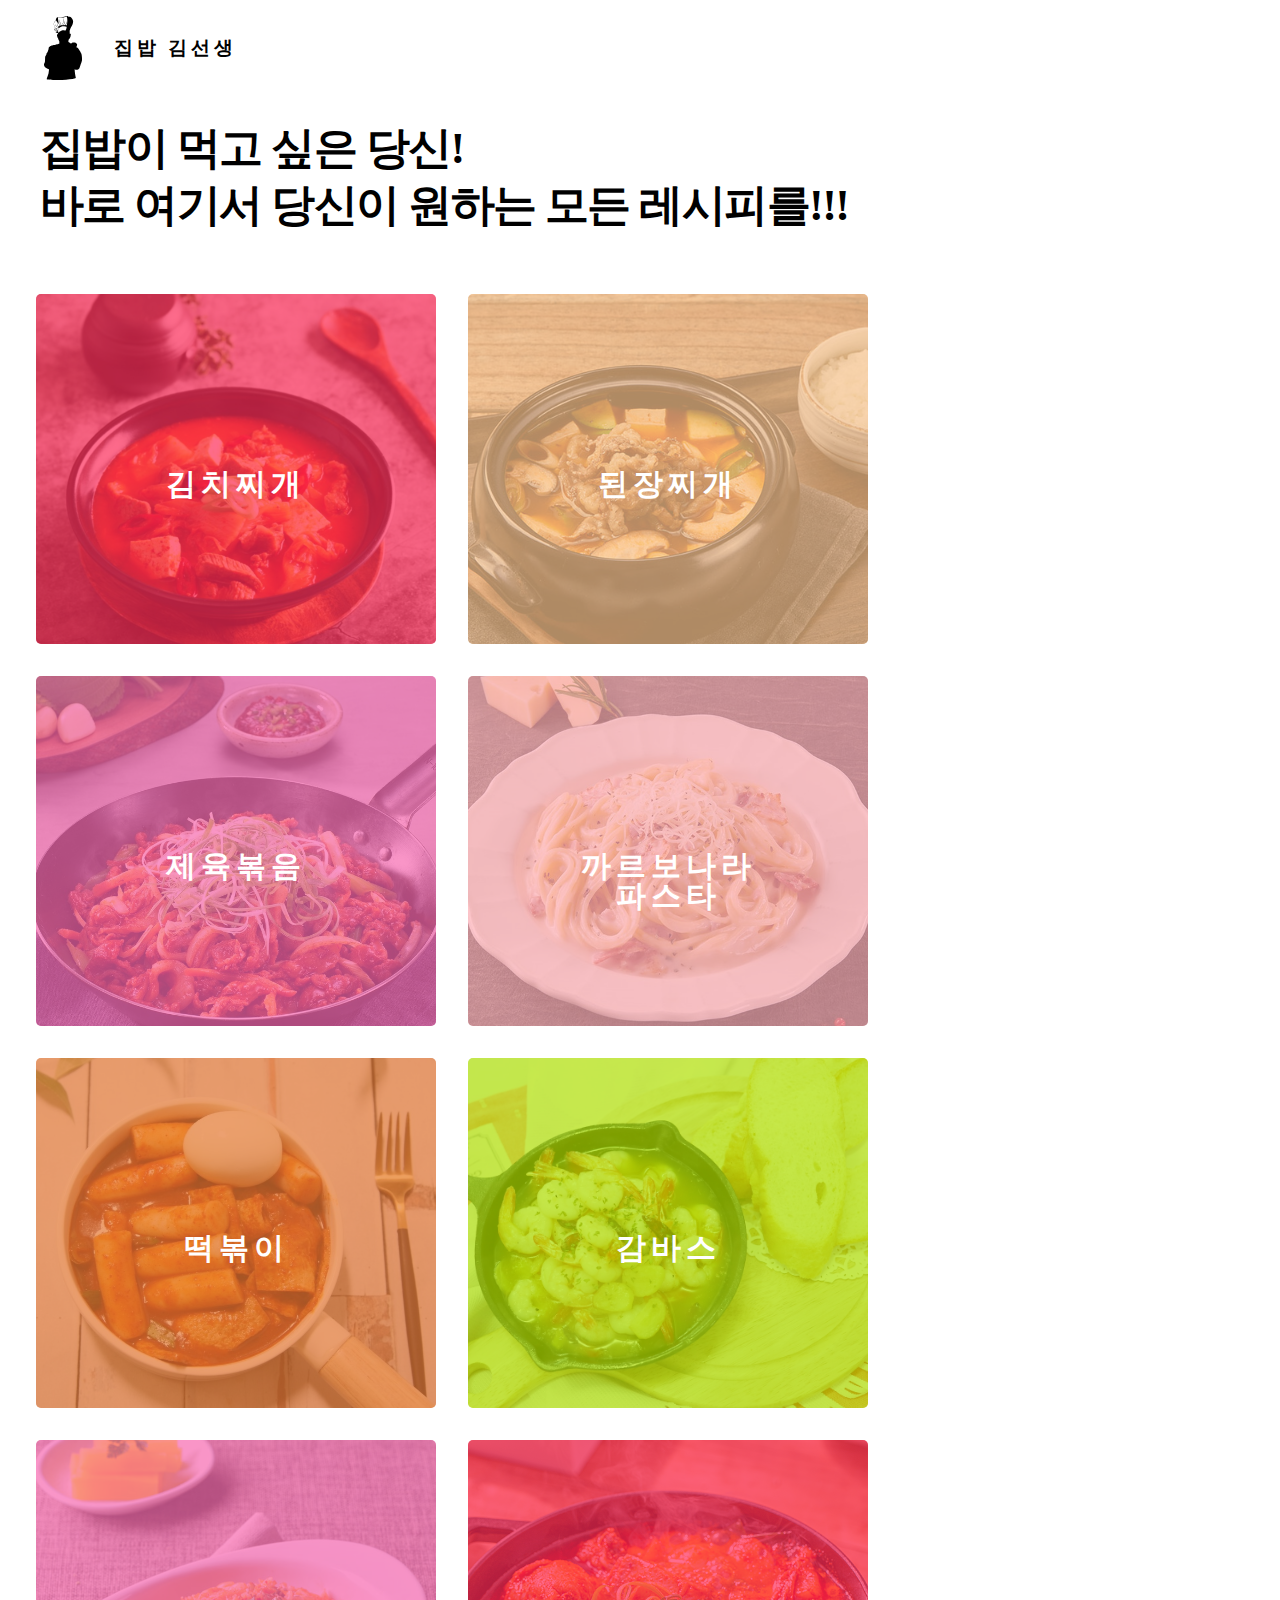
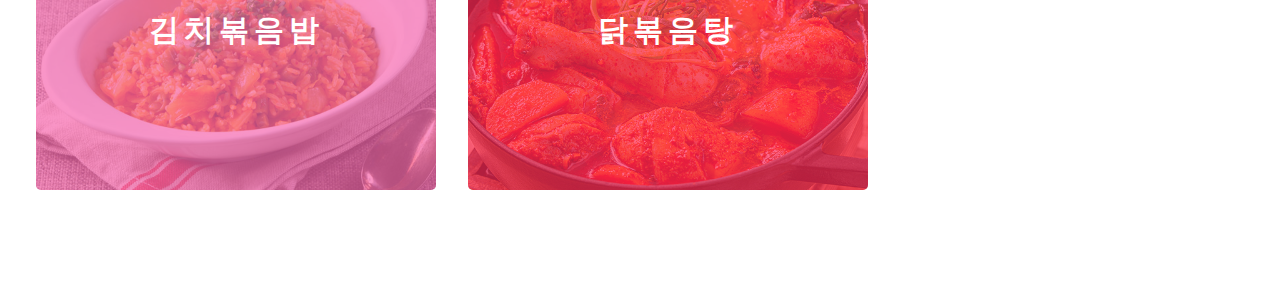
<file: index.html>
<!DOCTYPE html>
<html lang="en">
<head>
    <meta charset="UTF-8">
    <meta http-equiv="X-UA-Compatible" content="IE=edge">
    <meta name="viewport" content="width=device-width, initial-scale=1.0">
    <link rel="stylesheet" href="main.css"/>
    <script src="jquery.min.js"></script>
    <title>집밥 김선생</title>
</head>

<body>
    <div id="wrapper">
        <header id="header">
            <div class="inner">
                <a href="index.html" class="logo">
                    <span class="symbol"><img src="./images/logo2.svg"></span>
                    <span class="title">집밥 김선생</span>
                </a>
            </div>
        </header>

        <a id="topbutton" href="#"><img src="./images/topbottun.png"></a>
        <script src="topbutton.js"></script>

        <div id="main">
            <div class="inner">
                <header>
                    <h1>집밥이 먹고 싶은 당신!<br>바로 여기서 당신이 원하는 모든 레시피를!!!</h1>
                </header>
                <section class="titles">
                    <article class="style1">
                        <a href="김치.html">
                            <span class="image">
                                <img src="./images/김치찌개.jpg" alt="" />
                            </span>
                            <span class="imtext"><h2>김치찌개</h2></span>
                        </a>
                    </article>
                    <article class="style2">
                        <a href="된장.html">
                            <span class="image">
                                <img src="./images/된장찌개.jpg" alt="" />
                            </span>
                            <span class="imtext"><h2>된장찌개</h2></span>
                        </a>
                    </article>
                    <article class="style3">
                        <a href="제육볶음.html">
                            <span class="image">
                                <img src="./images/제육볶음.jpg" alt="" />
                            </span>
                            <span class="imtext"><h2>제육볶음</h2></span>
                        </a>
                    </article>
                    <article class="style4">
                        <a href="까르보나라.html">
                            <span class="image">
                                <img src="./images/까르보나라파스타.jpg" alt="" />
                            </span>
                            <span class="imtext"><h2>까르보나라<br>파스타</h2></span>
                        </a>
                    </article>
                    <article class="style5">
                        <a href="떡볶이.html">
                            <span class="image">
                                <img src="./images/떡볶이.jpg" alt="" />
                            </span>
                            <span class="imtext"><h2>떡볶이</h2></span>
                        </a>
                    </article>
                    <article class="style6">
                        <a href="감바스.html">
                            <span class="image">
                                <img src="./images/감바스.jpg" alt="" />
                            </span>
                            <span class="imtext"><h2>감바스</h2></span>
                        </a>
                    </article>
                    <article class="style3">
                        <a href="김치볶음밥.html">
                            <span class="image">
                                <img src="./images/김치볶음밥.jpg" alt="" />
                            </span>
                            <span class="imtext"><h2>김치볶음밥</h2></span>
                        </a>
                    </article>
                    <article class="style1">
                        <a href="닭볶음탕.html">
                            <span class="image">
                                <img src="./images/닭볶음탕.jpg" alt="" />
                            </span>
                            <span class="imtext"><h2>닭볶음탕</h2></span>
                        </a>
                    </article>
                </section>
          </div>
        </div>

    </div>
</body>
</html>
</file>
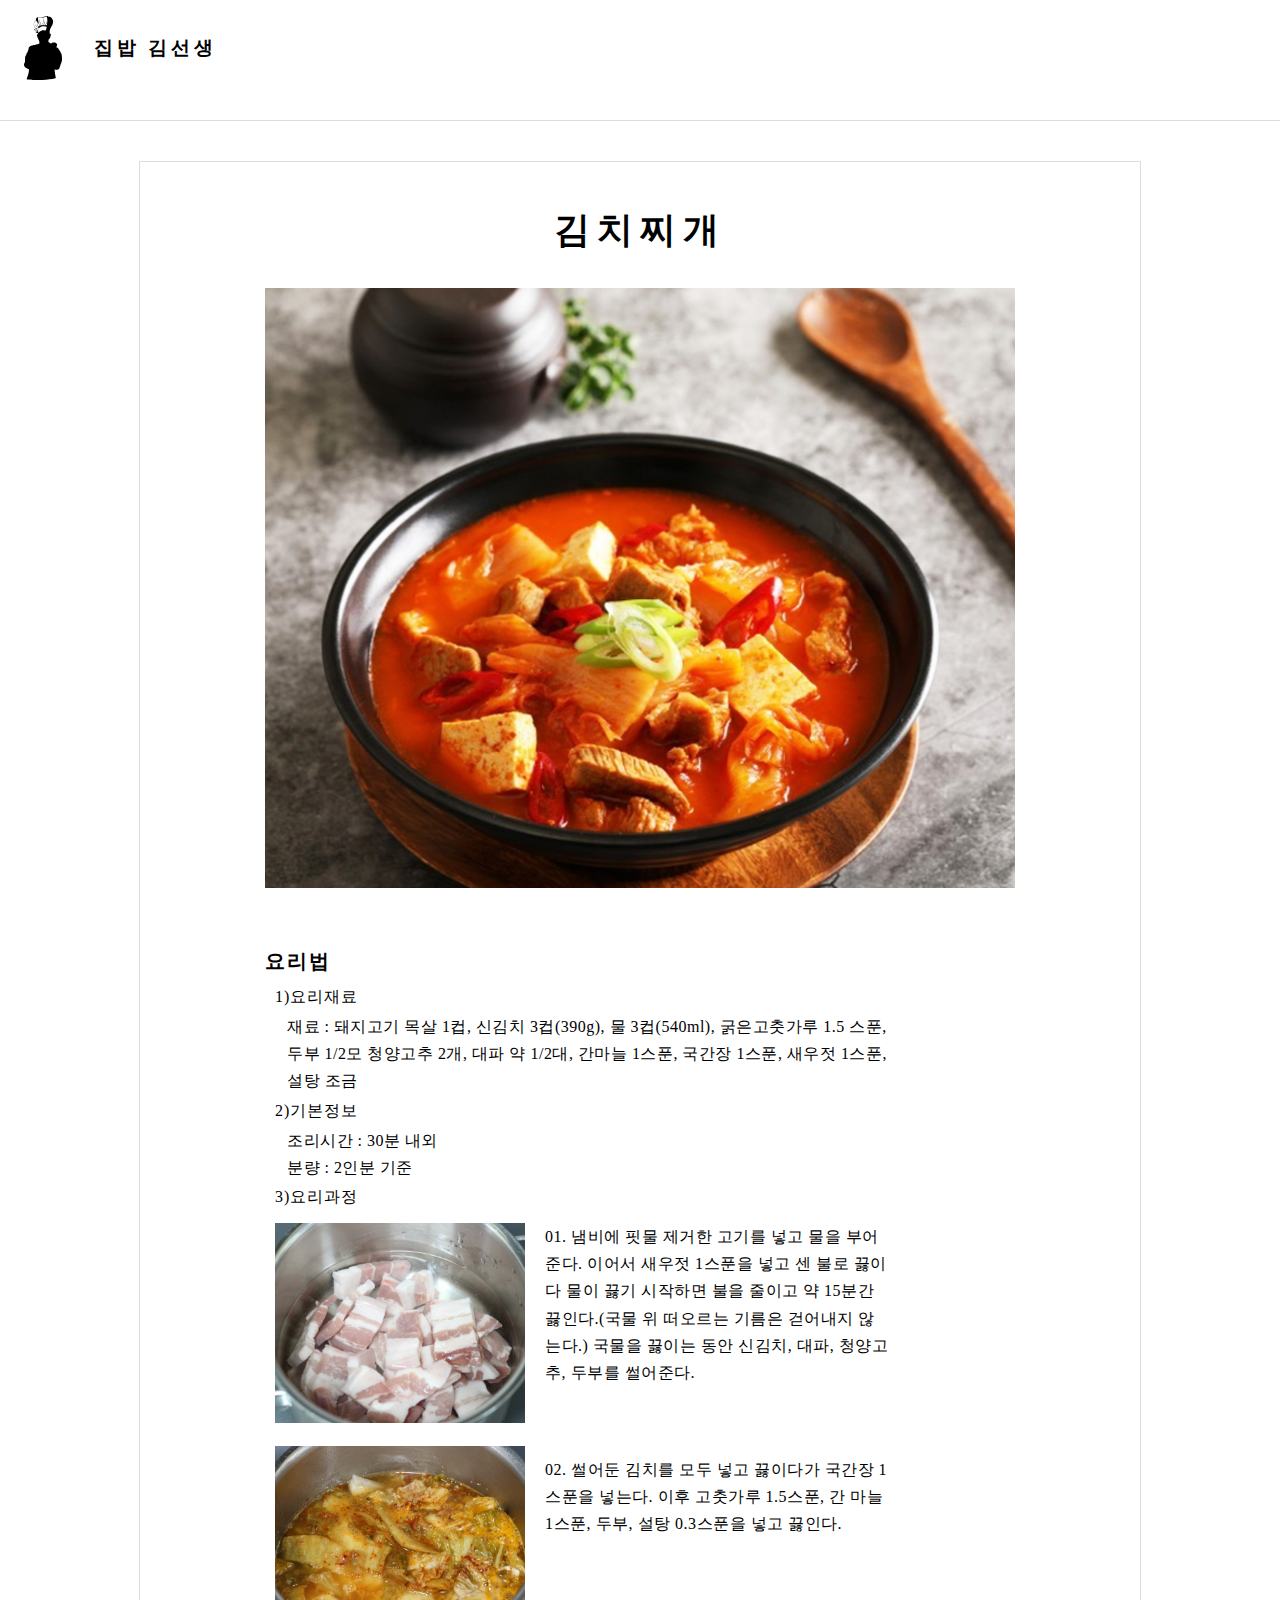
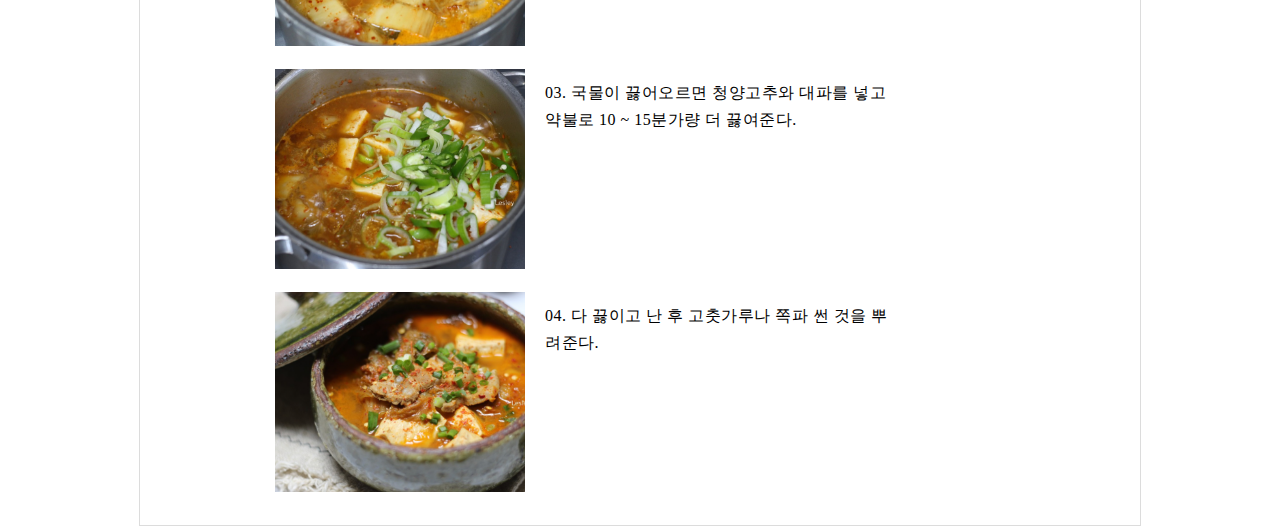
<file: 김치.html>
<!DOCTYPE html>
<html lang="en">
<head>
    <meta charset="UTF-8">
    <meta http-equiv="X-UA-Compatible" content="IE=edge">
    <meta name="viewport" content="width=device-width, initial-scale=1.0">
    <link rel="stylesheet" href="menu.css"/>
    <script src="jquery.min.js"></script>
    <title>집밥 김선생</title>
</head>
<body>
    <div id="wrapper">
        <header id="header">
            <div class="inner">
                <a href="index.html" class="logo">
                    <span class="symbol"><img src="./images/logo2.svg"></span>
                    <span class="title">집밥 김선생</span>
                </a>
            </div>
        </header>

        <a id="topbutton" href="#"><img src="./images/topbottun.png"></a>
        <script src="topbutton.js"></script>

        <div class="box">
            <div class="titles">
                <article>
                    <h2>김치찌개</h2>
                    <img src="./images/김치찌개.jpg" alt="" />
                </article>
            </div>
            <div class="content">
                <h3>요리법</h3>
                <h4>1)요리재료</h4>
                <p class="txt">
                    재료 : 돼지고기 목살 1컵, 신김치 3컵(390g), 물 3컵(540ml), 굵은고춧가루 1.5 스푼, 두부 1/2모
                    청양고추 2개, 대파 약 1/2대, 간마늘 1스푼, 국간장 1스푼, 새우젓 1스푼, 설탕 조금
                </p>
                <h4>2)기본정보</h4>
                <p class="txt">조리시간 : 30분 내외<br>분량 : 2인분 기준<br>
                </p>
                <h4>3)요리과정</h4>
                <div class="cooking_process">
                    <div class="cooking">
                        <img src="./images/김치1.jpg">
                    </div>
                    <p class="txt">
                        01. 냄비에 핏물 제거한 고기를 넣고 물을 부어준다. 이어서 새우젓 1스푼을 넣고 센 불로 끓이다 물이 끓기
                         시작하면 불을 줄이고 약 15분간 끓인다.(국물 위 떠오르는 기름은 걷어내지 않는다.) 국물을 끓이는 동안 
                         신김치, 대파, 청양고추, 두부를 썰어준다.
                    </p>
                    <div class="clear_float"></div>
                    <div class="cooking">
                        <img src="./images/김치2.jpg">          
                    </div>
                    <p class="txt">
                        02. 썰어둔 김치를 모두 넣고 끓이다가 국간장 1스푼을 넣는다. 이후 고춧가루 1.5스푼, 간 마늘 1스푼, 
                        두부, 설탕 0.3스푼을 넣고 끓인다.
                        
                    </p>   
                    <div class="clear_float"></div>

                    <div class="cooking">
                        <img src="./images/김치3.jpg">
                    </div>
                    <p class="txt">
                        03. 국물이 끓어오르면 청양고추와 대파를 넣고 약불로 10 ~ 15분가량 더 끓여준다.
                    </p>
                    <div class="clear_float"></div>
                    <div class="cooking">
                        <img src="./images/김치4.jpg">
                    </div>
                    <p class="txt">
                        04. 다 끓이고 난 후 고춧가루나 쪽파 썬 것을 뿌려준다.
                    </p>
                    <div class="clear_float"></div>
                </div>
            </div>
        </div>
    </div>


</body>
</html>
</file>
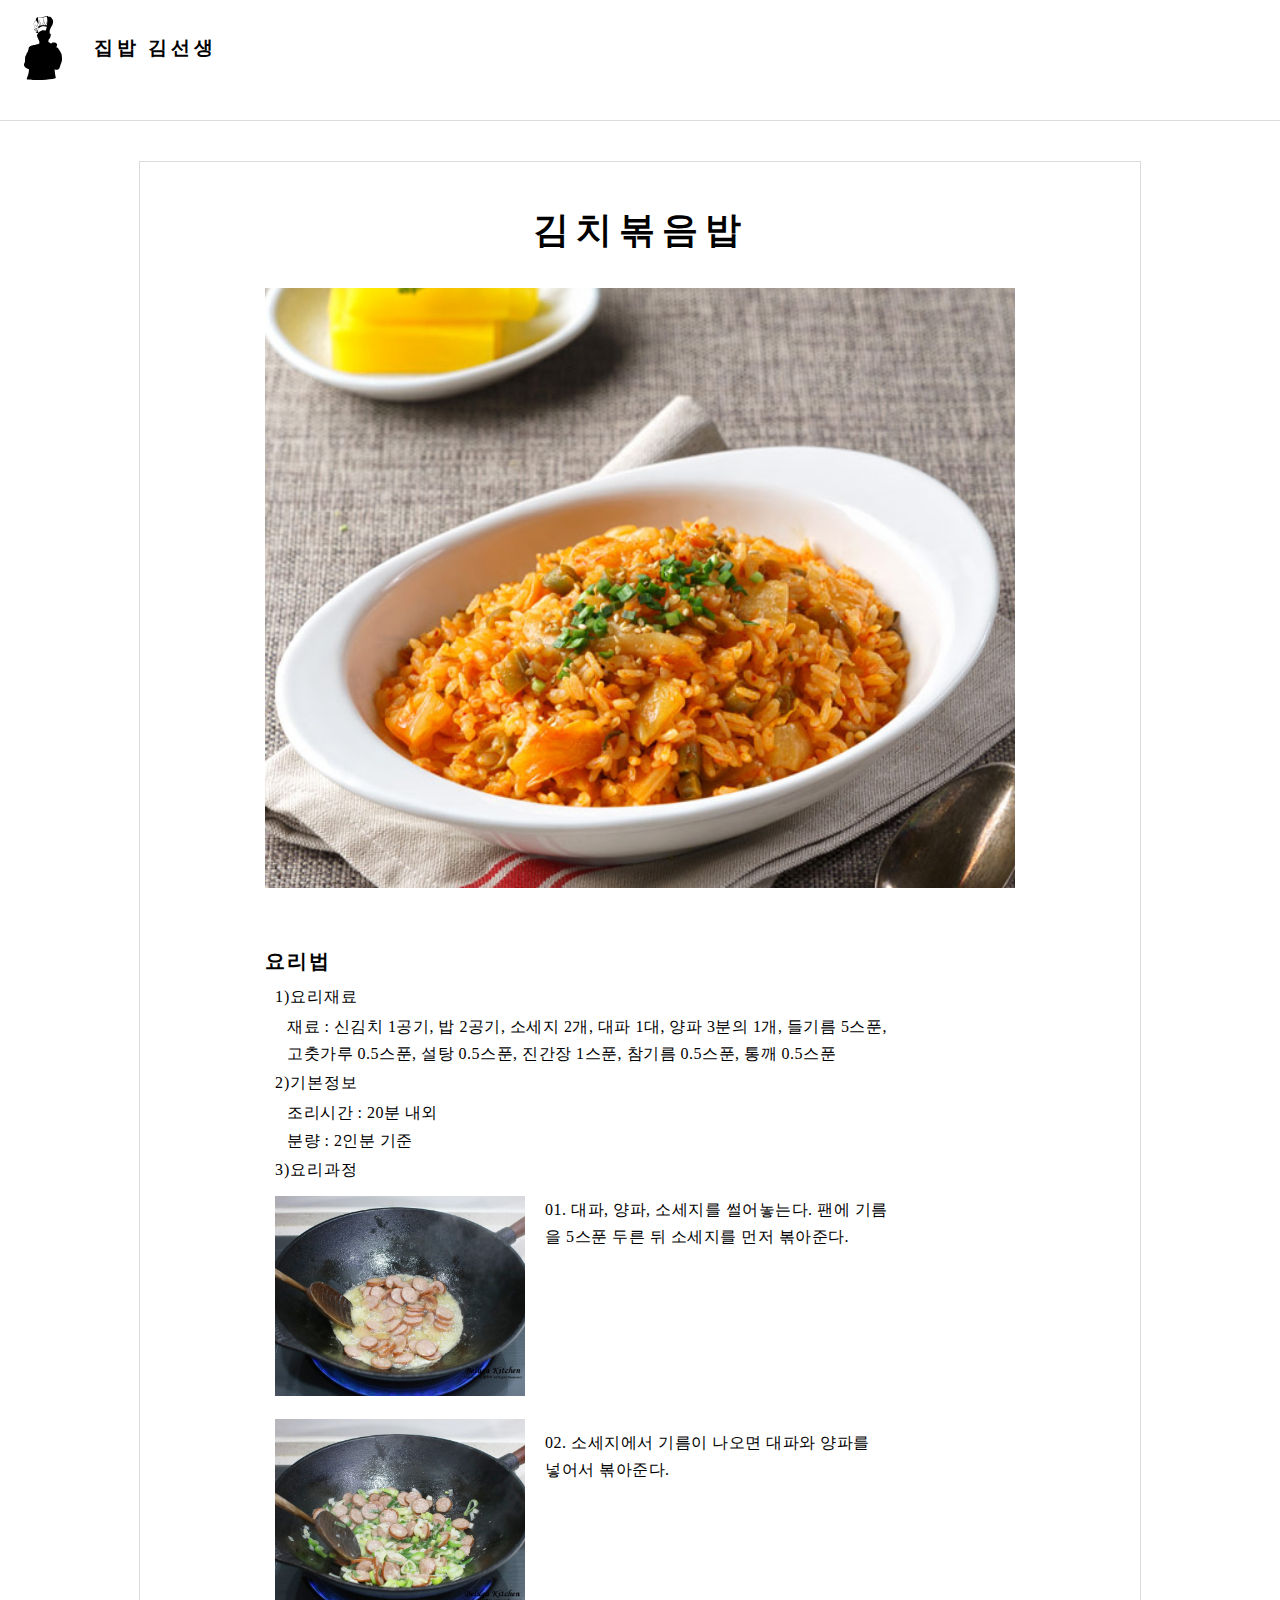
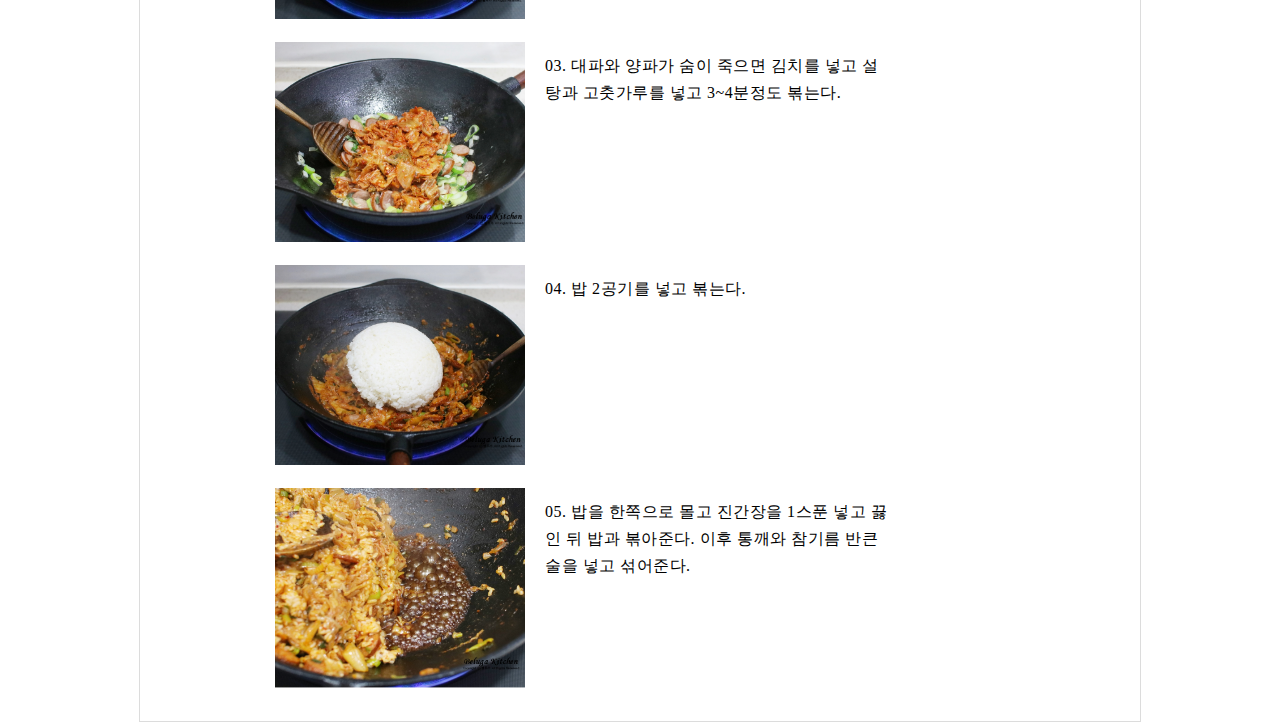
<file: 김치볶음밥.html>
<!DOCTYPE html>
<html lang="en">
<head>
    <meta charset="UTF-8">
    <meta http-equiv="X-UA-Compatible" content="IE=edge">
    <meta name="viewport" content="width=device-width, initial-scale=1.0">
    <link rel="stylesheet" href="menu.css"/>
    <script src="jquery.min.js"></script>
    <title>집밥 김선생</title>
</head>
<body>
    <div id="wrapper">
        <header id="header">
            <div class="inner">
                <a href="index.html" class="logo">
                    <span class="symbol"><img src="./images/logo2.svg"></span>
                    <span class="title">집밥 김선생</span>
                </a>
            </div>
        </header>

        <a id="topbutton" href="#"><img src="./images/topbottun.png"></a>
        <script src="topbutton.js"></script>

        <div class="box">
            <div class="titles">
                <article>
                    <h2>김치볶음밥</h2>
                    <img src="./images/김치볶음밥.jpg" alt="" />
                </article>
            </div>
            <div class="content">
                <h3>요리법</h3>
                <h4>1)요리재료</h4>
                <p class="txt">
                    재료 : 신김치 1공기, 밥 2공기, 소세지 2개, 대파 1대, 양파 3분의 1개, 
                    들기름 5스푼, 고춧가루 0.5스푼, 설탕 0.5스푼, 진간장 1스푼, 참기름 0.5스푼, 
                    통깨 0.5스푼
                </p>
                <h4>2)기본정보</h4>
                <p class="txt">조리시간 : 20분 내외<br>분량 : 2인분 기준<br>
                </p>
                <h4>3)요리과정</h4>
                <div class="cooking_process">
                    <div class="cooking">
                        <img src="./images/김치볶음밥1.jpg">
                    </div>
                    <p class="txt">
                        01. 대파, 양파, 소세지를 썰어놓는다. 팬에 기름을 5스푼 두른 뒤 소세지를 먼저 
                        볶아준다.
                    </p>
                    <div class="clear_float"></div>
                    <div class="cooking">
                        <img src="./images/김치볶음밥2.jpg">          
                    </div>
                    <p class="txt">
                        02. 소세지에서 기름이 나오면 대파와 양파를 넣어서 볶아준다.
                        
                    </p>   
                    <div class="clear_float"></div>

                    <div class="cooking">
                        <img src="./images/김치볶음밥3.jpg">
                    </div>
                    <p class="txt">
                        03. 대파와 양파가 숨이 죽으면 김치를 넣고 설탕과 고춧가루를 넣고 3~4분정도
                         볶는다.
                    </p>
                    <div class="clear_float"></div>
                    <div class="cooking">
                        <img src="./images/김치볶음밥4.jpg">
                    </div>
                    <p class="txt">
                        04. 밥 2공기를 넣고 볶는다.
                    </p>
                    <div class="clear_float"></div>
                    <div class="cooking">
                        <img src="./images/김치볶음밥5.jpg">
                    </div>
                    <p class="txt">
                        05. 밥을 한쪽으로 몰고 진간장을 1스푼 넣고 끓인 뒤 밥과 볶아준다. 이후 통깨와 
                        참기름 반큰술을 넣고 섞어준다.
                    </p>
                    <div class="clear_float"></div>
                </div>
            </div>
        </div>
    </div>


</body>
</html>
</file>
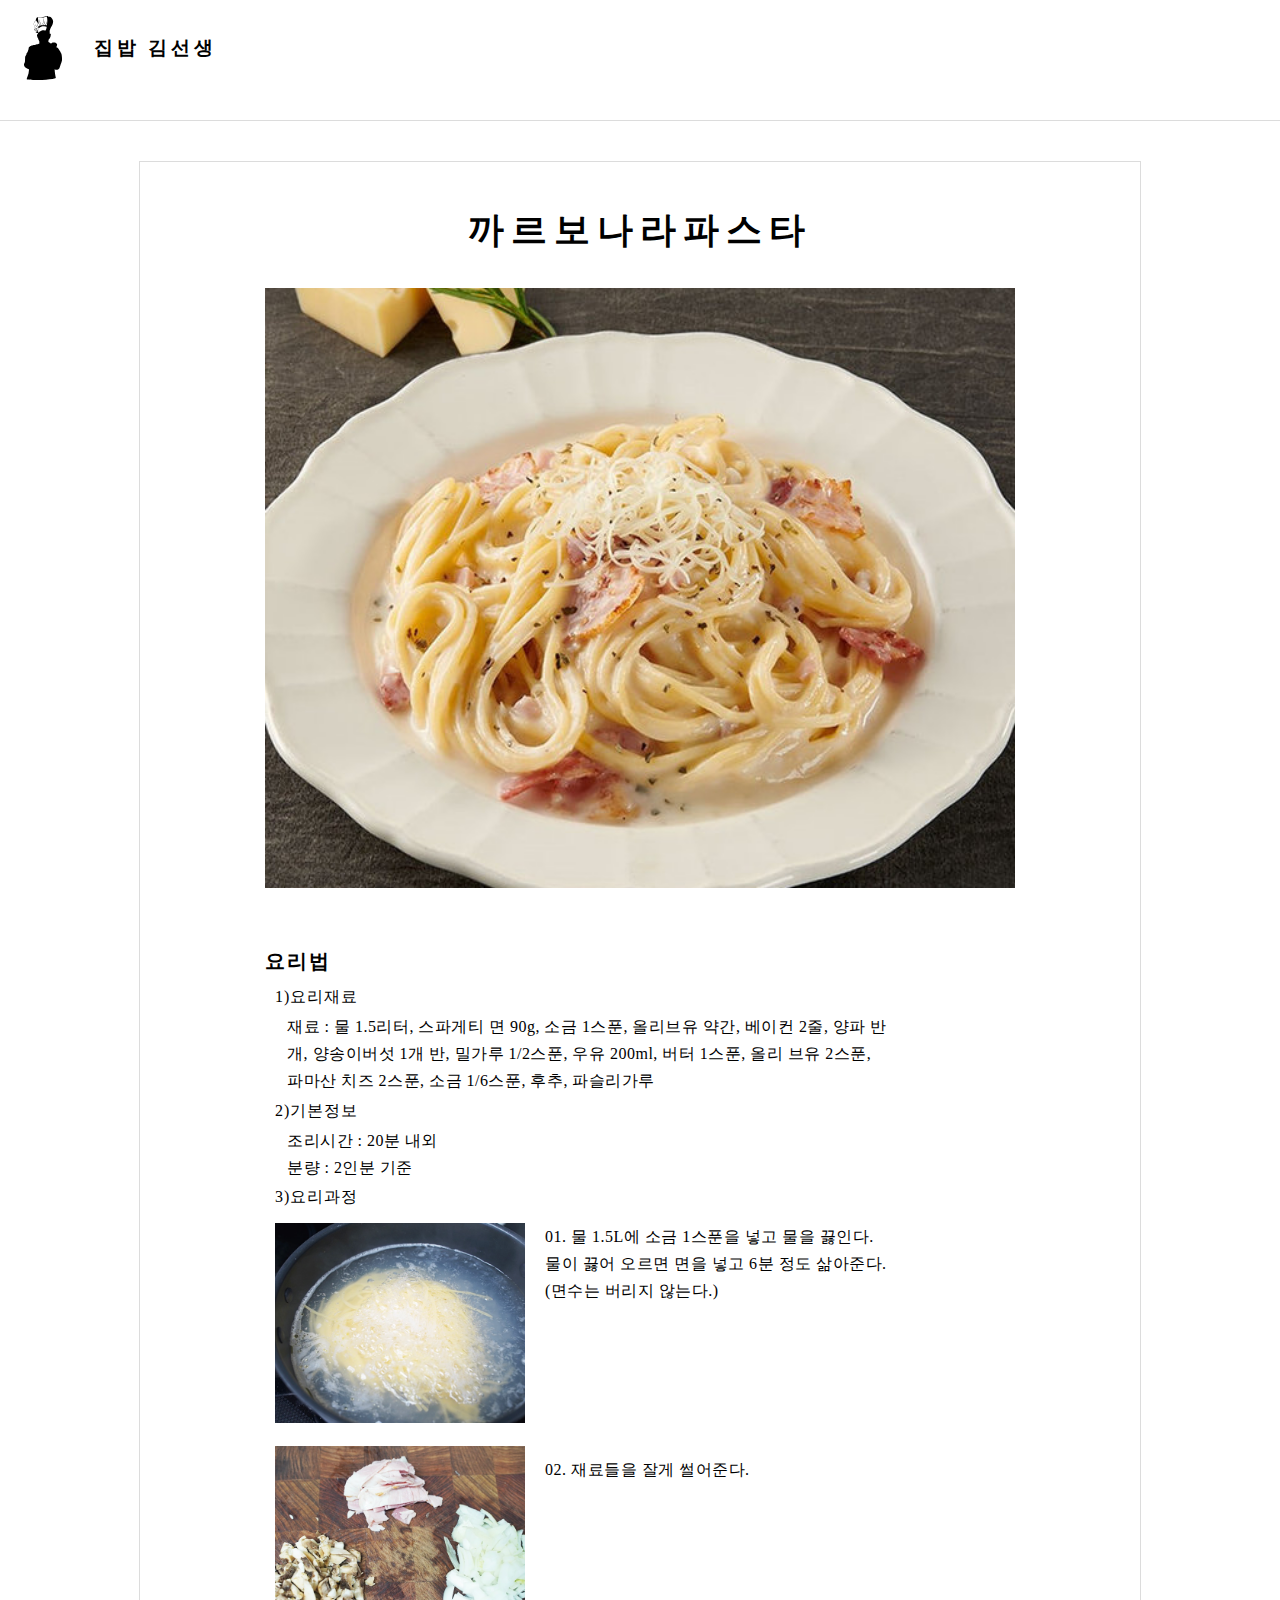
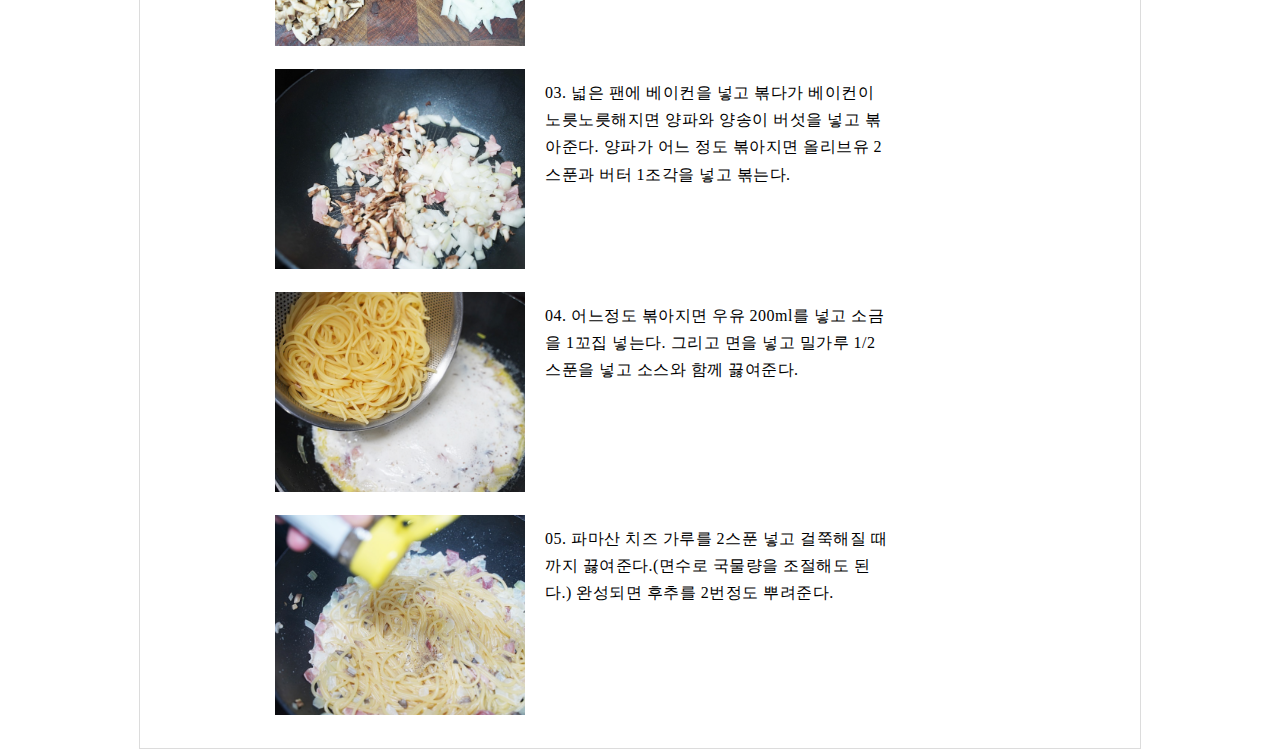
<file: 까르보나라.html>
<!DOCTYPE html>
<html lang="en">
<head>
    <meta charset="UTF-8">
    <meta http-equiv="X-UA-Compatible" content="IE=edge">
    <meta name="viewport" content="width=device-width, initial-scale=1.0">
    <link rel="stylesheet" href="menu.css"/>
    <script src="jquery.min.js"></script>
    <title>집밥 김선생</title>
</head>
<body>
    <div id="wrapper">
        <header id="header">
            <div class="inner">
                <a href="index.html" class="logo">
                    <span class="symbol"><img src="./images/logo2.svg"></span>
                    <span class="title">집밥 김선생</span>
                </a>
            </div>
        </header>

        <a id="topbutton" href="#"><img src="./images/topbottun.png"></a>
        <script src="topbutton.js"></script>

        <div class="box">
            <div class="titles">
                <article>
                    <h2>까르보나라파스타</h2>
                    <img src="./images/까르보나라파스타.jpg" alt="" />
                </article>
            </div>
            <div class="content">
                <h3>요리법</h3>
                <h4>1)요리재료</h4>
                <p class="txt">
                    재료 : 물 1.5리터, 스파게티 면 90g, 소금 1스푼, 올리브유 약간, 베이컨 2줄, 
                    양파 반 개, 양송이버섯 1개 반, 밀가루 1/2스푼, 우유 200ml, 버터 1스푼, 올리
                    브유 2스푼, 파마산 치즈 2스푼, 소금 1/6스푼, 후추, 파슬리가루 
                </p>
                <h4>2)기본정보</h4>
                <p class="txt">조리시간 : 20분 내외<br>분량 : 2인분 기준<br>
                </p>
                <h4>3)요리과정</h4>
                <div class="cooking_process">
                    <div class="cooking">
                        <img src="./images/까르보나라1.jpg">
                    </div>
                    <p class="txt">
                        01. 물 1.5L에 소금 1스푼을 넣고 물을 끓인다. 물이 끓어 오르면 면을 넣고
                        6분 정도 삶아준다.(면수는 버리지 않는다.)
                    </p>
                    <div class="clear_float"></div>
                    <div class="cooking">
                        <img src="./images/까르보나라2.jpg">          
                    </div>
                    <p class="txt">
                        02. 재료들을 잘게 썰어준다.
                        
                    </p>   
                    <div class="clear_float"></div>

                    <div class="cooking">
                        <img src="./images/까르보나라3.jpg">
                    </div>
                    <p class="txt">
                        03. 넓은 팬에 베이컨을 넣고 볶다가 베이컨이 노릇노릇해지면 양파와 양송이 버섯을 
                        넣고 볶아준다. 양파가 어느 정도 볶아지면 올리브유 2스푼과 버터 1조각을 넣고 볶는다.
                    </p>
                    <div class="clear_float"></div>
                    <div class="cooking">
                        <img src="./images/까르보나라4.jpg">
                    </div>
                    <p class="txt">
                        04. 어느정도 볶아지면 우유 200ml를 넣고 소금을 1꼬집 넣는다. 그리고 면을 넣고 
                        밀가루 1/2스푼을 넣고 소스와 함께 끓여준다.
                    </p>
                    <div class="clear_float"></div>
                    <div class="cooking">
                        <img src="./images/까르보나라5.jpg">
                    </div>
                    <p class="txt">
                        05. 파마산 치즈 가루를 2스푼 넣고 걸쭉해질 때까지 끓여준다.(면수로 국물량을 
                        조절해도 된다.) 완성되면 후추를 2번정도 뿌려준다.
                    </p>
                    <div class="clear_float"></div>
                </div>
            </div>
        </div>
    </div>


</body>
</html>
</file>
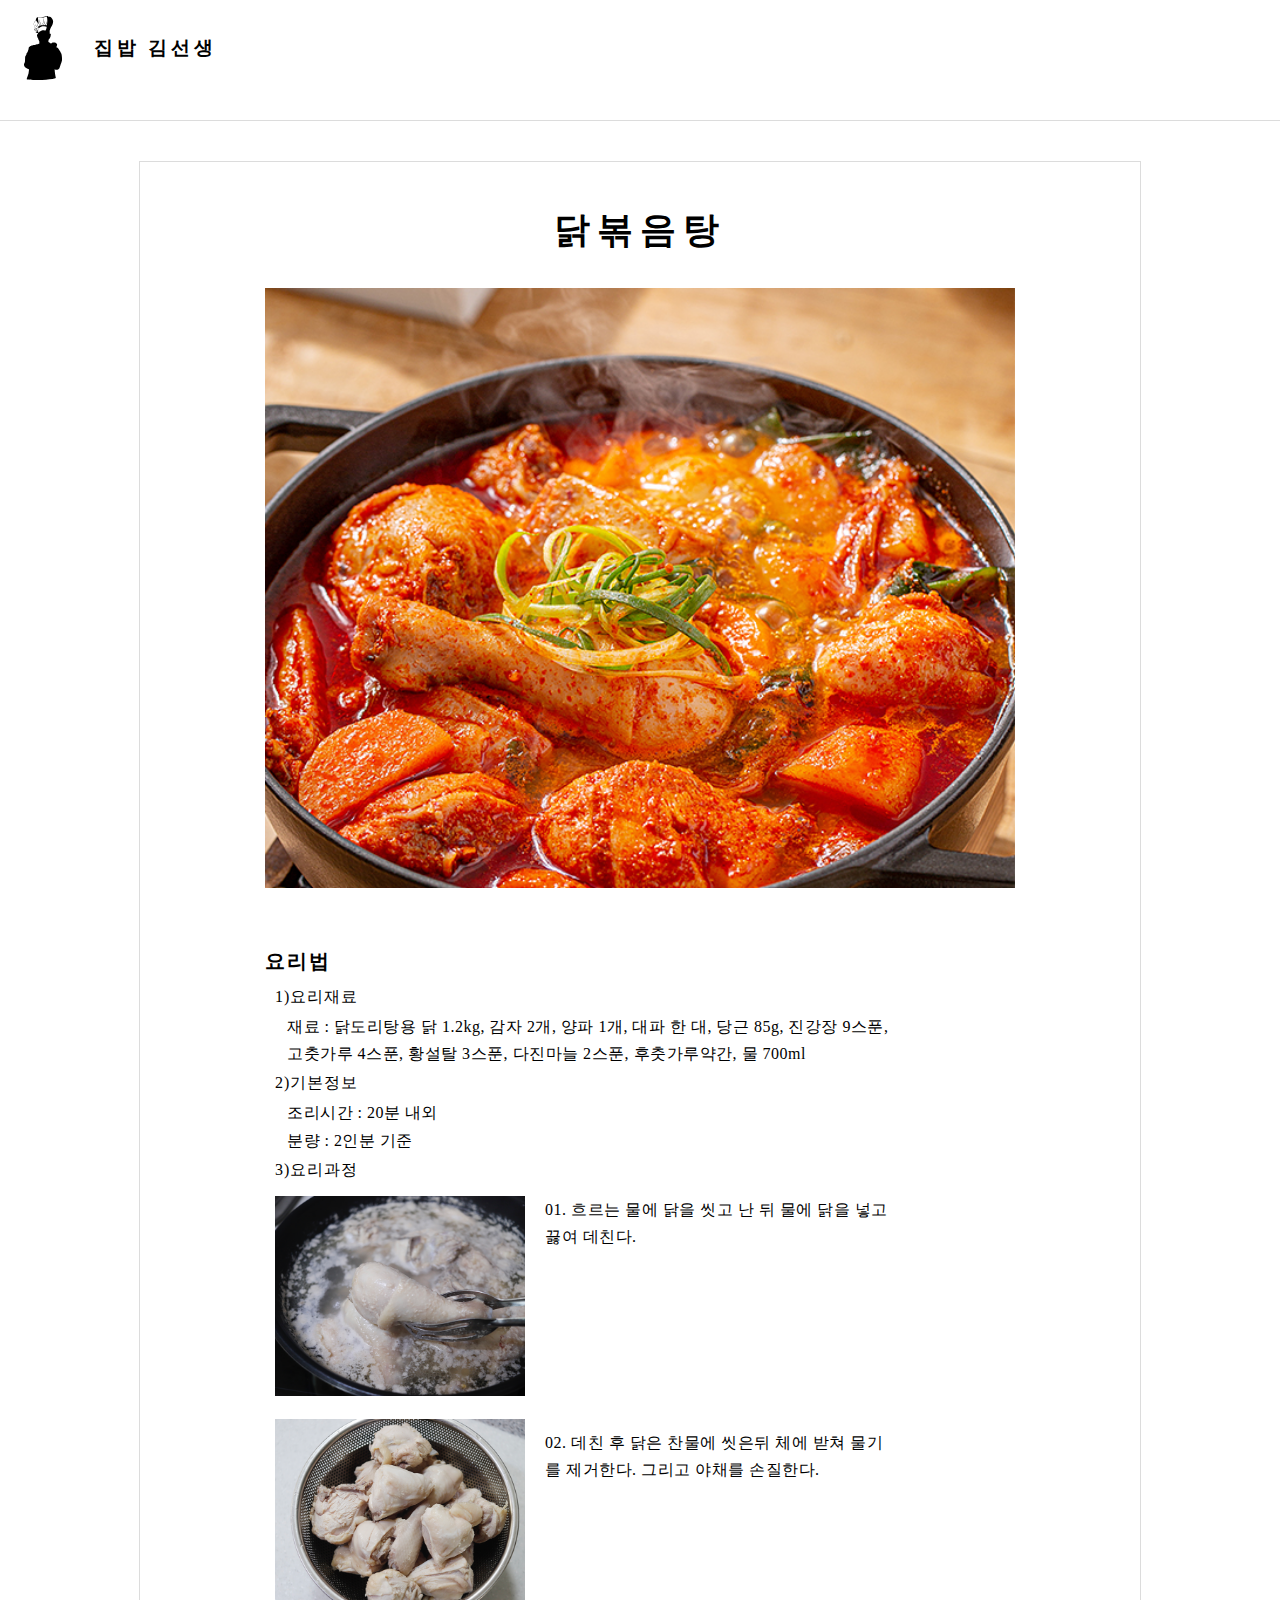
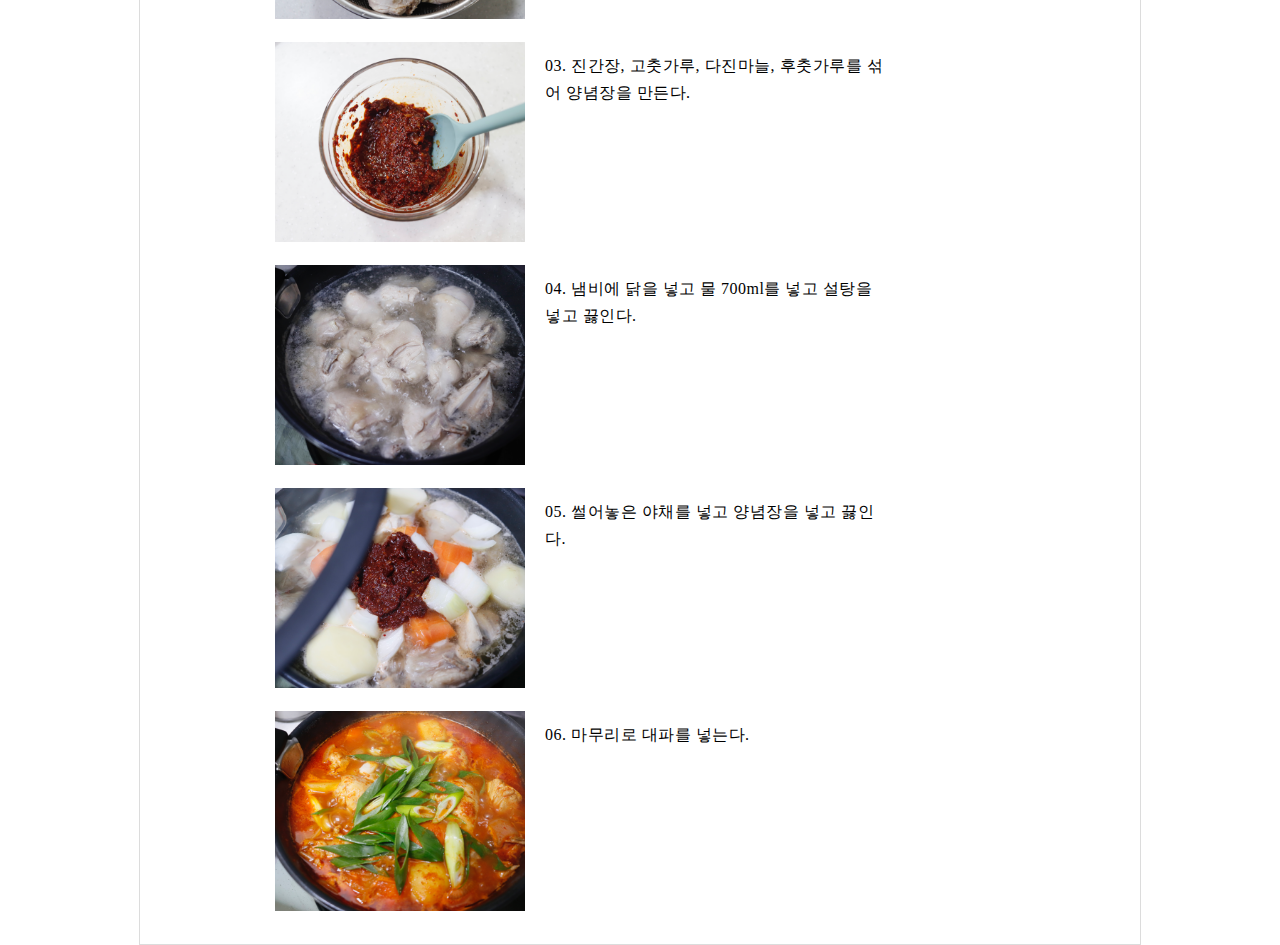
<file: 닭볶음탕.html>
<!DOCTYPE html>
<html lang="en">
<head>
    <meta charset="UTF-8">
    <meta http-equiv="X-UA-Compatible" content="IE=edge">
    <meta name="viewport" content="width=device-width, initial-scale=1.0">
    <link rel="stylesheet" href="menu.css"/>
    <script src="jquery.min.js"></script>
    <title>집밥 김선생</title>
</head>
<body>
    <div id="wrapper">
        <header id="header">
            <div class="inner">
                <a href="index.html" class="logo">
                    <span class="symbol"><img src="./images/logo2.svg"></span>
                    <span class="title">집밥 김선생</span>
                </a>
            </div>
        </header>

        <a id="topbutton" href="#"><img src="./images/topbottun.png"></a>
        <script src="topbutton.js"></script>

        <div class="box">
            <div class="titles">
                <article>
                    <h2>닭볶음탕</h2>
                    <img src="./images/닭볶음탕.jpg" alt="" />
                </article>
            </div>
            <div class="content">
                <h3>요리법</h3>
                <h4>1)요리재료</h4>
                <p class="txt">
                    재료 : 닭도리탕용 닭 1.2kg, 감자 2개, 양파 1개, 대파 한 대, 당근 85g, 
                    진강장 9스푼, 고춧가루 4스푼, 황설탈 3스푼, 다진마늘 2스푼, 후춧가루약간, 
                    물 700ml
                </p>
                <h4>2)기본정보</h4>
                <p class="txt">조리시간 : 20분 내외<br>분량 : 2인분 기준<br>
                </p>
                <h4>3)요리과정</h4>
                <div class="cooking_process">
                    <div class="cooking">
                        <img src="./images/닭볶음탕1.jpg">
                    </div>
                    <p class="txt">
                        01. 흐르는 물에 닭을 씻고 난 뒤 물에 닭을 넣고 끓여 데친다.
                    </p>
                    <div class="clear_float"></div>
                    <div class="cooking">
                        <img src="./images/닭볶음탕2.jpg">          
                    </div>
                    <p class="txt">
                        02. 데친 후 닭은 찬물에 씻은뒤 체에 받쳐 물기를 제거한다. 그리고 야채를 손질한다.
                        
                    </p>   
                    <div class="clear_float"></div>

                    <div class="cooking">
                        <img src="./images/닭볶음탕3.jpg">
                    </div>
                    <p class="txt">
                        03. 진간장, 고춧가루, 다진마늘, 후춧가루를 섞어 양념장을 만든다.
                    </p>
                    <div class="clear_float"></div>
                    <div class="cooking">
                        <img src="./images/닭볶음탕4.jpg">
                    </div>
                    <p class="txt">
                        04. 냄비에 닭을 넣고 물 700ml를 넣고 설탕을 넣고 끓인다.
                    </p>
                    <div class="clear_float"></div>
                    <div class="cooking">
                        <img src="./images/닭볶음탕5.jpg">
                    </div>
                    <p class="txt">
                        05. 썰어놓은 야채를 넣고 양념장을 넣고 끓인다.
                    </p>
                    <div class="clear_float"></div>
                    <div class="cooking">
                        <img src="./images/닭볶음탕6.jpg">
                    </div>
                    <p class="txt">
                        06. 마무리로 대파를 넣는다.
                    </p>
                    <div class="clear_float"></div>
                </div>
            </div>
        </div>
    </div>


</body>
</html>
</file>
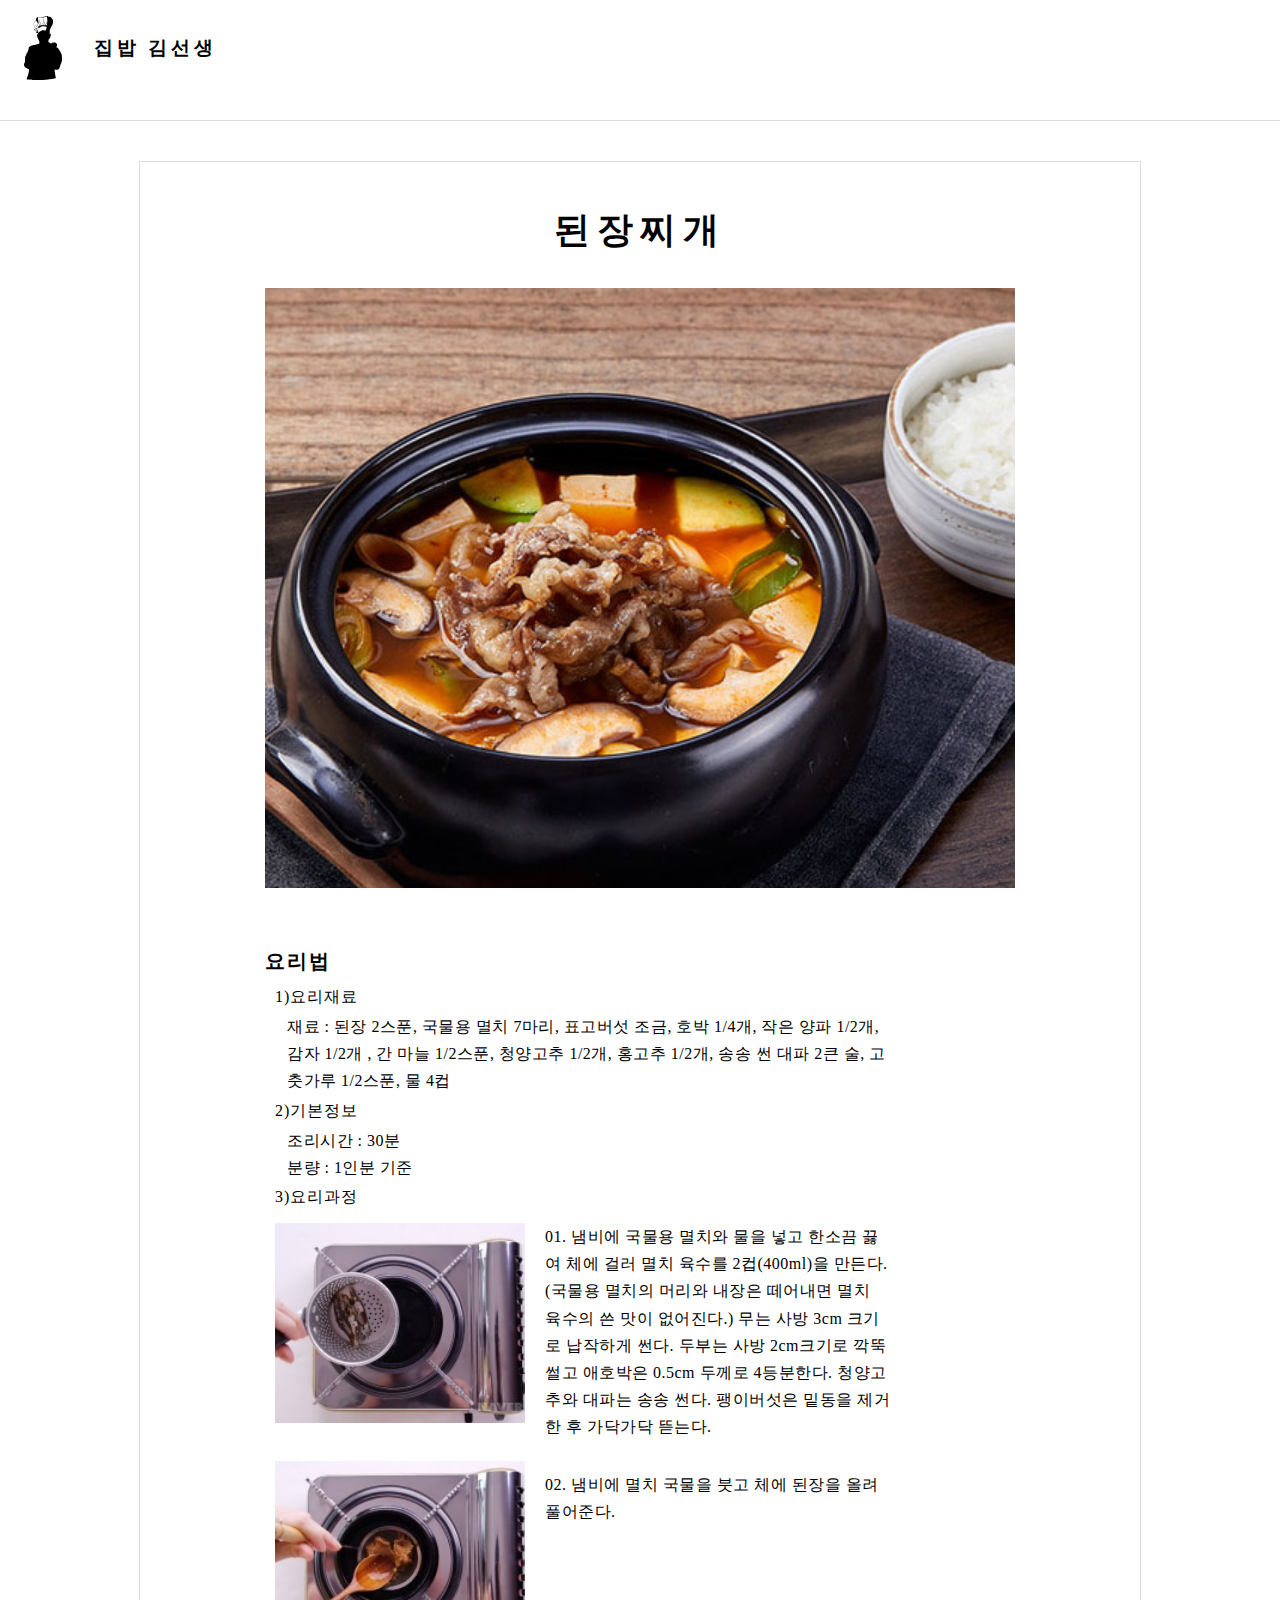
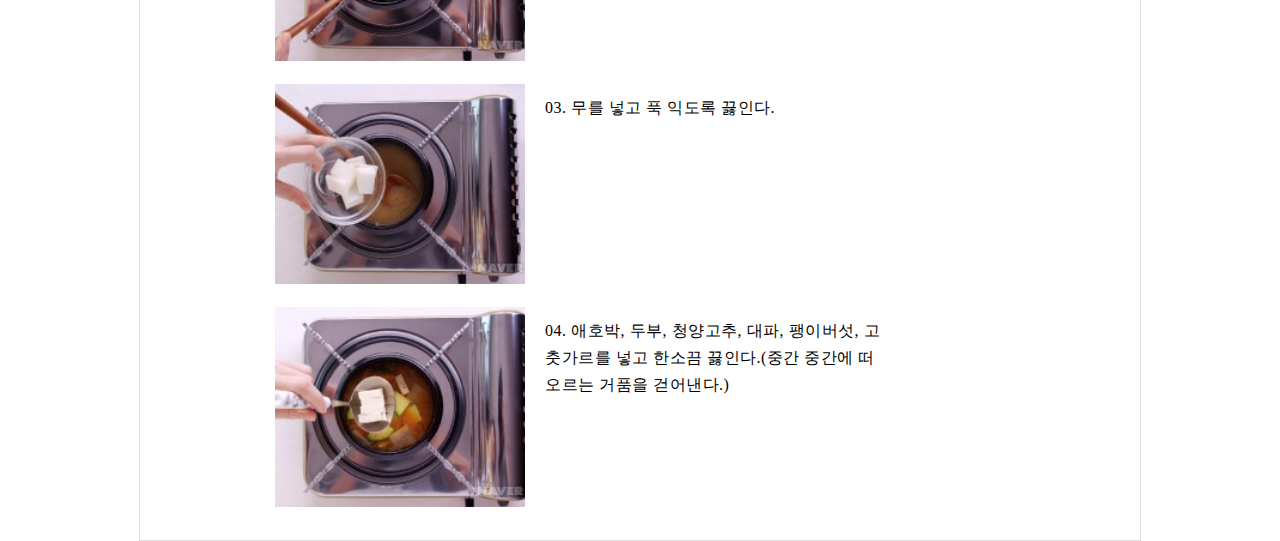
<file: 된장.html>
<!DOCTYPE html>
<html lang="en">
<head>
    <meta charset="UTF-8">
    <meta http-equiv="X-UA-Compatible" content="IE=edge">
    <meta name="viewport" content="width=device-width, initial-scale=1.0">
    <link rel="stylesheet" href="menu.css"/>
    <script src="jquery.min.js"></script>
    <title>집밥 김선생</title>
</head>
<body>
    <div id="wrapper">
        <header id="header">
            <div class="inner">
                <a href="index.html" class="logo">
                    <span class="symbol"><img src="./images/logo2.svg"></span>
                    <span class="title">집밥 김선생</span>
                </a>
            </div>
        </header>

        <a id="topbutton" href="#"><img src="./images/topbottun.png"></a>
        <script src="topbutton.js"></script>

        <div class="box">
            <div class="titles">
                <article>
                    <h2>된장찌개</h2>
                    <img src="./images/된장찌개.jpg" alt="" />
                </article>
            </div>
            <div class="content">
                <h3>요리법</h3>
                <h4>1)요리재료</h4>
                <p class="txt">
                    재료 : 된장 2스푼, 국물용 멸치 7마리, 표고버섯 조금, 호박 1/4개, 작은 양파 1/2개, 감자 1/2개
                    , 간 마늘 1/2스푼, 청양고추 1/2개, 홍고추 1/2개, 송송 썬 대파 2큰 술, 고춧가루 1/2스푼, 물 4컵
                </p>
                <h4>2)기본정보</h4>
                <p class="txt">조리시간 : 30분<br>분량 : 1인분 기준<br>
                </p>
                <h4>3)요리과정</h4>
                <div class="cooking_process">
                    <div class="cooking">
                        <img src="./images/된장1.jpg">
                    </div>
                    <p class="txt">
                        01. 냄비에 국물용 멸치와 물을 넣고 한소끔 끓여 체에 걸러 멸치 육수를 2컵(400ml)을 만든다. (국물용 
                        멸치의 머리와 내장은 떼어내면 멸치 육수의 쓴 맛이 없어진다.) 무는 사방 3cm 크기로 납작하게 썬다. 
                        두부는 사방 2cm크기로 깍뚝 썰고 애호박은 0.5cm 두께로 4등분한다. 청양고추와 대파는 송송
                        썬다. 팽이버섯은 밑동을 제거한 후 가닥가닥 뜯는다.
                    </p>
                    <div class="clear_float"></div>
                    <div class="cooking">
                        <img src="./images/된장2.jpg">         
                    </div>
                    <p class="txt">
                        02. 냄비에 멸치 국물을 붓고 체에 된장을 올려 풀어준다.
                    </p>   
                    <div class="clear_float"></div>

                    <div class="cooking">
                        <img src="./images/된장3.jpg">
                    </div>
                    <p class="txt">
                        03. 무를 넣고 푹 익도록 끓인다.
                    </p>
                    <div class="clear_float"></div>
                    <div class="cooking">
                        <img src="./images/된장4.jpg">
                    </div>
                    <p class="txt">
                        04. 애호박, 두부, 청양고추, 대파, 팽이버섯, 고춧가르를 넣고 한소끔 끓인다.(중간 중간에 떠오르는 거품을 걷어낸다.)
                    </p>
                    <div class="clear_float"></div>
                </div>
            </div>
        </div>
    </div>


</body>
</html>
</file>
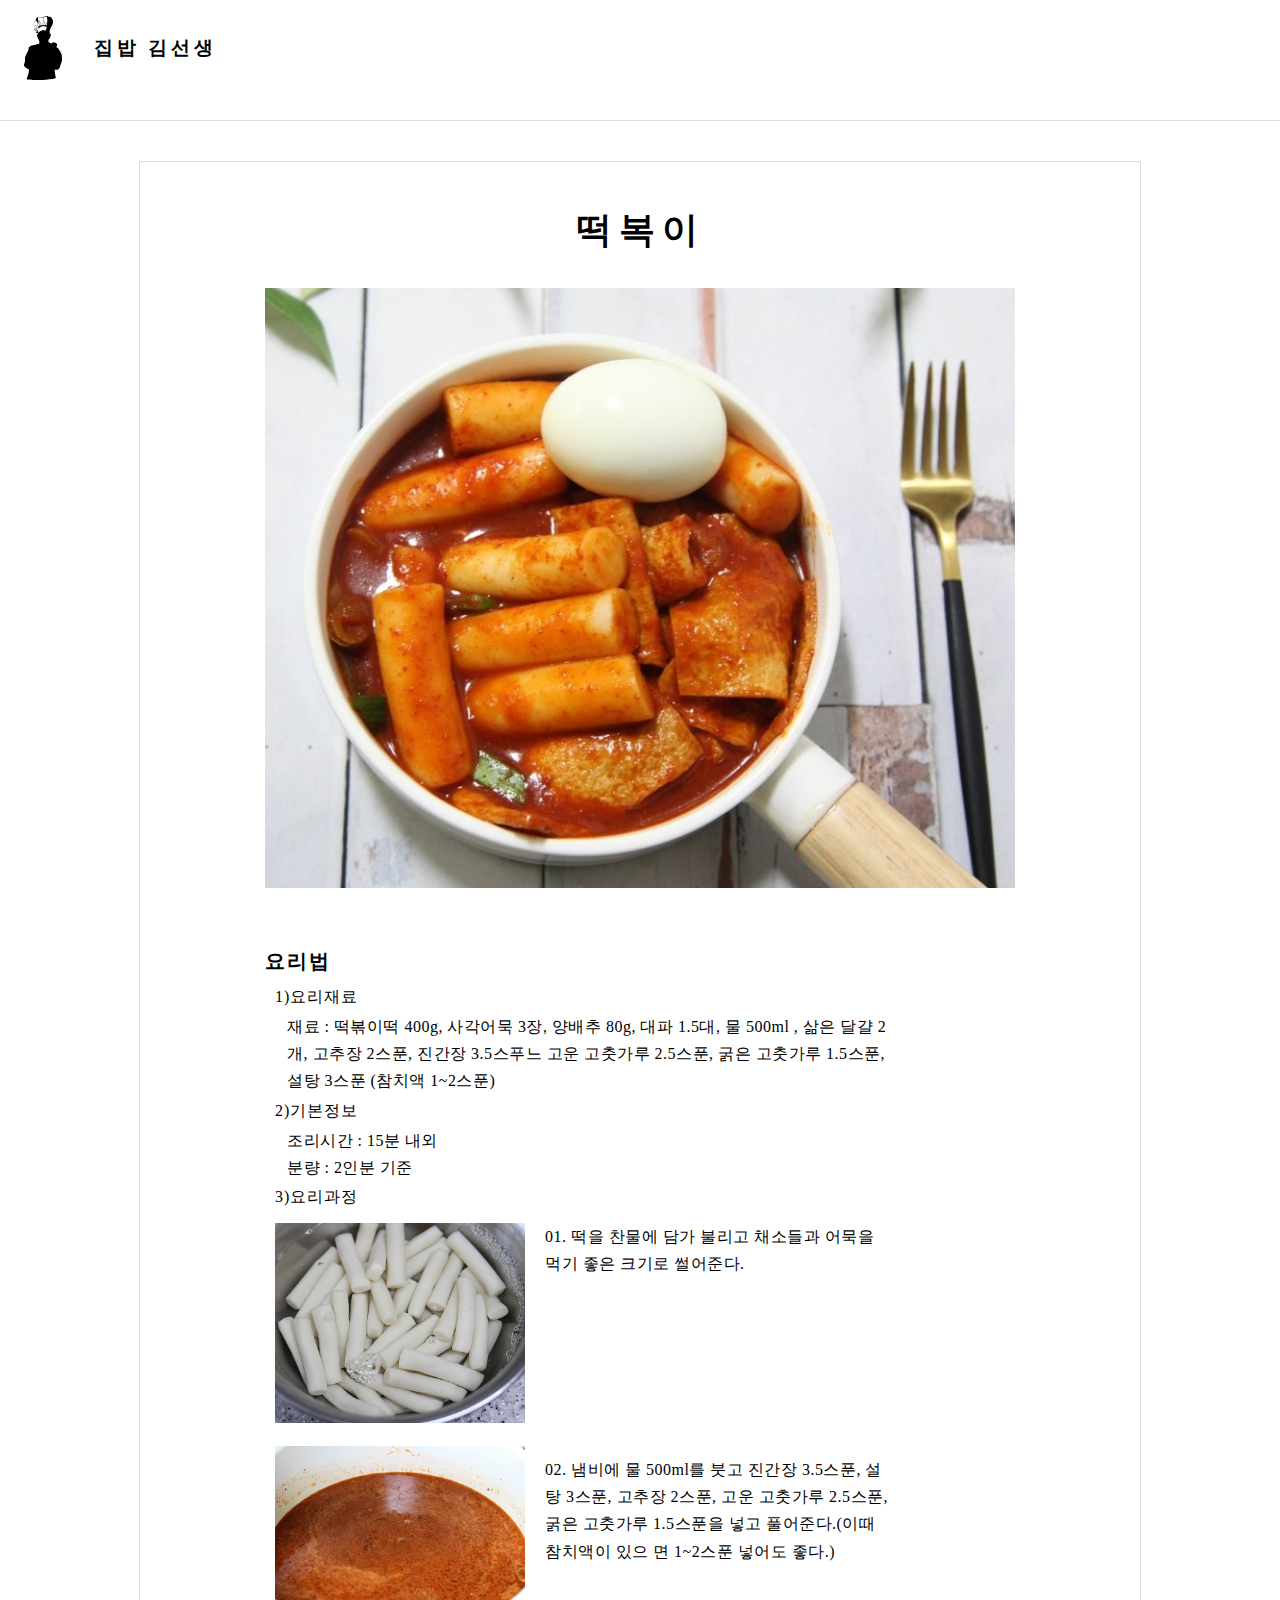
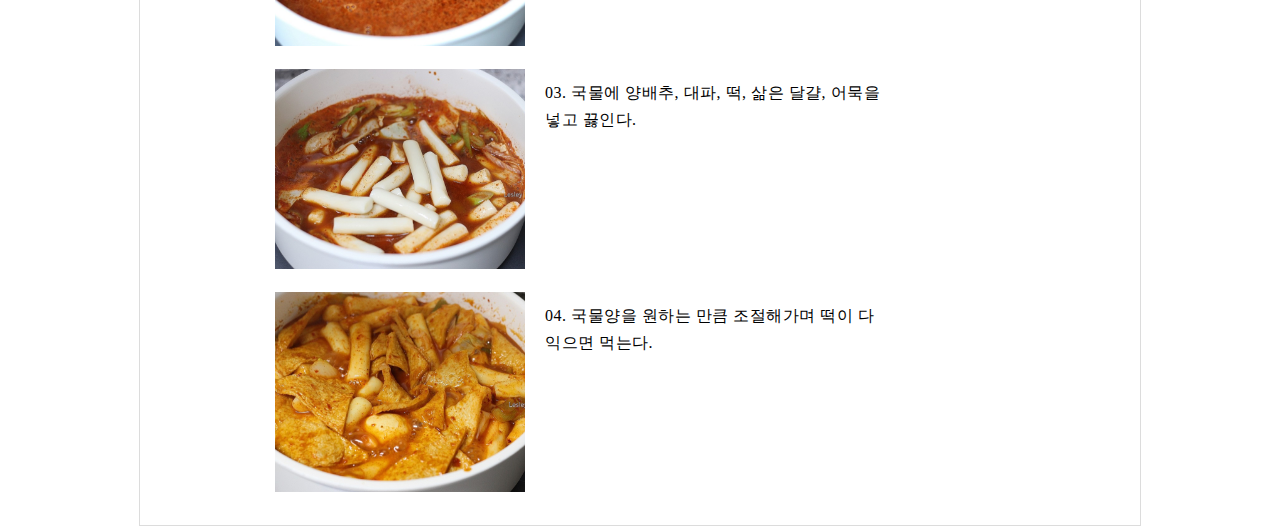
<file: 떡볶이.html>
<!DOCTYPE html>
<html lang="en">
<head>
    <meta charset="UTF-8">
    <meta http-equiv="X-UA-Compatible" content="IE=edge">
    <meta name="viewport" content="width=device-width, initial-scale=1.0">
    <link rel="stylesheet" href="menu.css"/>
    <script src="jquery.min.js"></script>
    <title>집밥 김선생</title>
</head>
<body>
    <div id="wrapper">
        <header id="header">
            <div class="inner">
                <a href="index.html" class="logo">
                    <span class="symbol"><img src="./images/logo2.svg"></span>
                    <span class="title">집밥 김선생</span>
                </a>
            </div>
        </header>

        <a id="topbutton" href="#"><img src="./images/topbottun.png"></a>
        <script src="topbutton.js"></script>

        <div class="box">
            <div class="titles">
                <article>
                    <h2>떡복이</h2>
                    <img src="./images/떡볶이.jpg" alt="" />
                </article>
            </div>
            <div class="content">
                <h3>요리법</h3>
                <h4>1)요리재료</h4>
                <p class="txt">
                    재료 : 떡볶이떡 400g, 사각어묵 3장, 양배추 80g, 대파 1.5대, 물 500ml
                    , 삶은 달걀 2개, 고추장 2스푼, 진간장 3.5스푸느 고운 고춧가루 2.5스푼, 
                    굵은 고춧가루 1.5스푼, 설탕 3스푼 (참치액 1~2스푼)
                </p>
                <h4>2)기본정보</h4>
                <p class="txt">조리시간 : 15분 내외<br>분량 : 2인분 기준<br>
                </p>
                <h4>3)요리과정</h4>
                <div class="cooking_process">
                    <div class="cooking">
                        <img src="./images/떡볶이1.jpg">
                    </div>
                    <p class="txt">
                        01. 떡을 찬물에 담가 불리고 채소들과 어묵을 먹기 좋은 크기로 썰어준다.
                    </p>
                    <div class="clear_float"></div>
                    <div class="cooking">
                        <img src="./images/떡볶이2.jpg">          
                    </div>
                    <p class="txt">
                        02. 냄비에 물 500ml를 붓고 진간장 3.5스푼, 설탕 3스푼, 고추장 2스푼, 
                        고운 고춧가루 2.5스푼, 굵은 고춧가루 1.5스푼을 넣고 풀어준다.(이때 참치액이 있으
                        면 1~2스푼 넣어도 좋다.)
                        
                    </p>   
                    <div class="clear_float"></div>

                    <div class="cooking">
                        <img src="./images/떡볶이3.jpg">
                    </div>
                    <p class="txt">
                        03. 국물에 양배추, 대파, 떡, 삶은 달걀, 어묵을 넣고 끓인다.
                    </p>
                    <div class="clear_float"></div>
                    <div class="cooking">
                        <img src="./images/떡볶이4.jpg">
                    </div>
                    <p class="txt">
                        04. 국물양을 원하는 만큼 조절해가며 떡이 다 익으면 먹는다.
                    </p>
                    <div class="clear_float"></div>
                </div>
            </div>
        </div>
    </div>


</body>
</html>
</file>
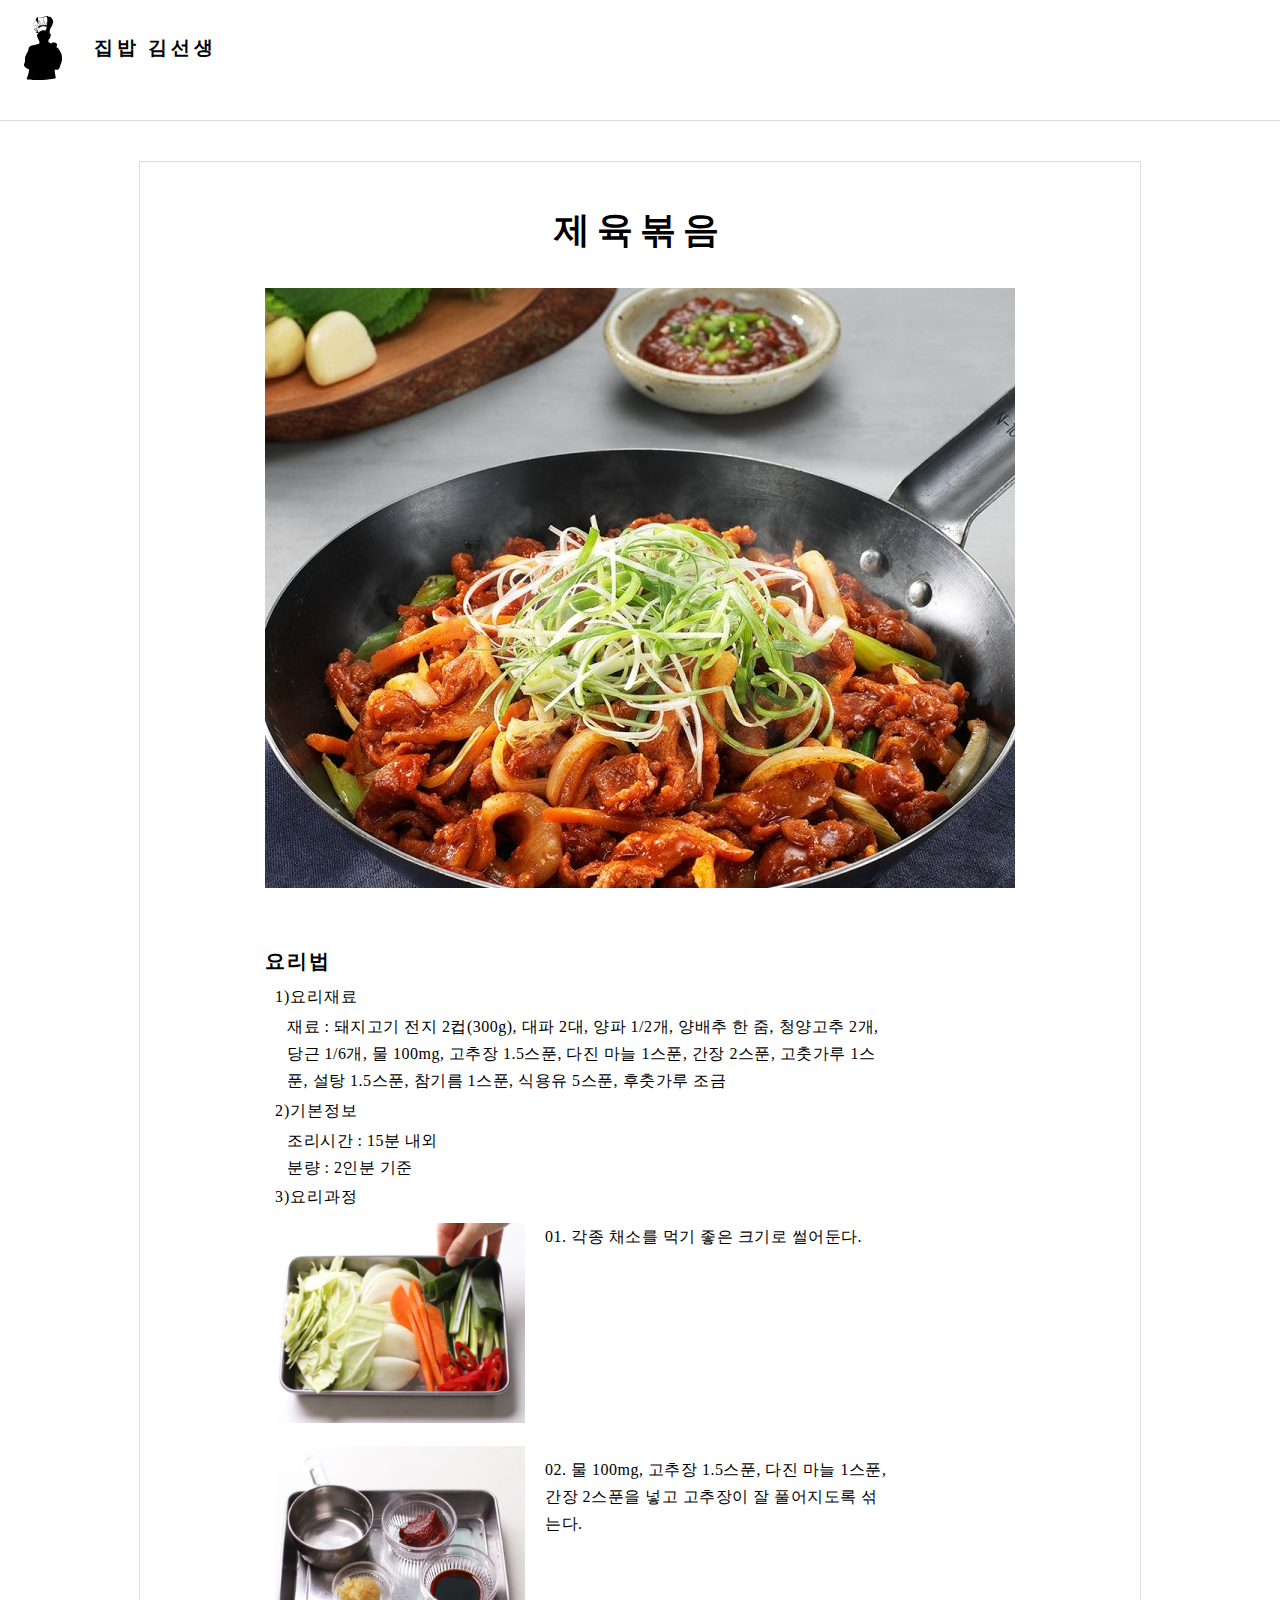
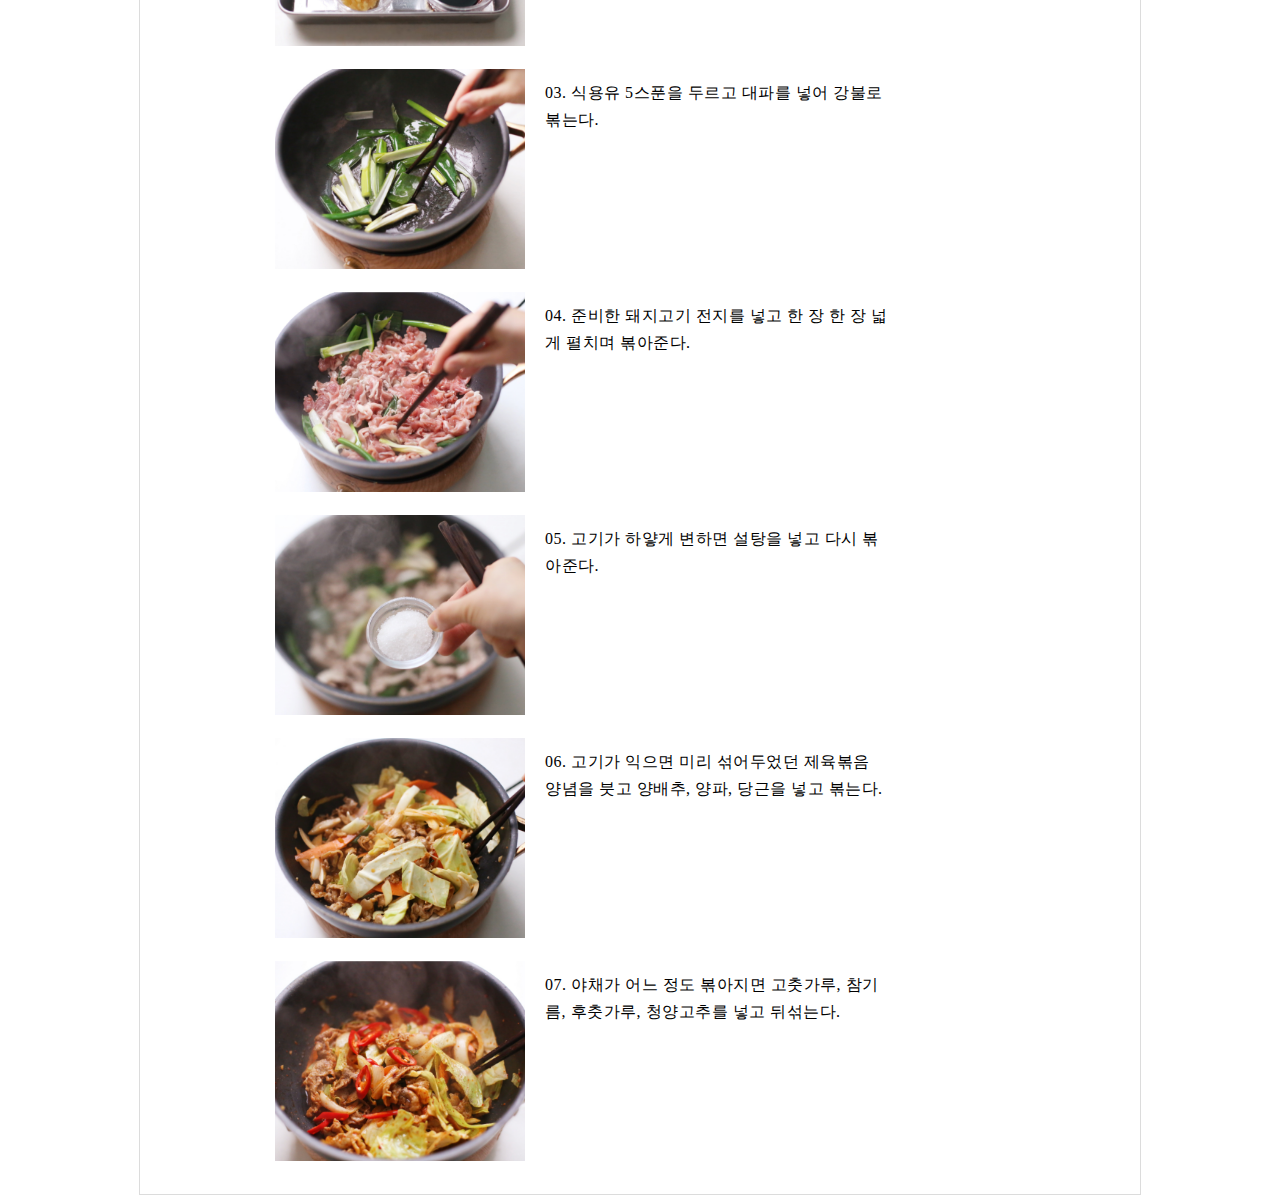
<file: 제육볶음.html>
<!DOCTYPE html>
<html lang="en">
<head>
    <meta charset="UTF-8">
    <meta http-equiv="X-UA-Compatible" content="IE=edge">
    <meta name="viewport" content="width=device-width, initial-scale=1.0">
    <link rel="stylesheet" href="menu.css"/>
    <script src="jquery.min.js"></script>
    <title>집밥 김선생</title>
</head>
<body>
    <div id="wrapper">
        <header id="header">
            <div class="inner">
                <a href="index.html" class="logo">
                    <span class="symbol"><img src="./images/logo2.svg"></span>
                    <span class="title">집밥 김선생</span>
                </a>
            </div>
        </header>

        <a id="topbutton" href="#"><img src="./images/topbottun.png"></a>
        <script src="topbutton.js"></script>

        <div class="box">
            <div class="titles">
                <article>
                    <h2>제육볶음</h2>
                    <img src="./images/제육볶음.jpg" alt="" />
                </article>
            </div>
            <div class="content">
                <h3>요리법</h3>
                <h4>1)요리재료</h4>
                <p class="txt">
                    재료 : 돼지고기 전지 2컵(300g), 대파 2대, 양파 1/2개, 양배추 한 줌, 청양고추 2개, 
                    당근 1/6개, 물 100mg, 고추장 1.5스푼, 다진 마늘 1스푼, 간장 2스푼, 고춧가루 1스푼, 
                    설탕 1.5스푼, 참기름 1스푼, 식용유 5스푼, 후춧가루 조금
                </p>
                <h4>2)기본정보</h4>
                <p class="txt">조리시간 : 15분 내외<br>분량 : 2인분 기준<br>
                </p>
                <h4>3)요리과정</h4>
                <div class="cooking_process">
                    <div class="cooking">
                        <img src="./images/제육볶음1.jpg">
                    </div>
                    <p class="txt">
                        01. 각종 채소를 먹기 좋은 크기로 썰어둔다.
                    </p>
                    <div class="clear_float"></div>
                    <div class="cooking">
                        <img src="./images/제육볶음2.jpg">
                    </div>
                    <p class="txt">
                        02. 물 100mg, 고추장 1.5스푼, 다진 마늘 1스푼, 간장 2스푼을 넣고 고추장이 
                        잘 풀어지도록 섞는다.
                        
                    </p>   
                    <div class="clear_float"></div>

                    <div class="cooking">
                        <img src="./images/제육볶음3.jpg">
                    </div>
                    <p class="txt">
                        03. 식용유 5스푼을 두르고 대파를 넣어 강불로 볶는다.
                    </p>
                    <div class="clear_float"></div>
                    <div class="cooking">
                        <img src="./images/제육볶음4.jpg">
                    </div>
                    <p class="txt">
                        04. 준비한 돼지고기 전지를 넣고 한 장 한 장 넓게 펼치며 볶아준다.
                    </p>
                    <div class="clear_float"></div>
                    <div class="cooking">
                        <img src="./images/제육볶음5.jpg">
                    </div>
                    <p class="txt">
                        05. 고기가 하얗게 변하면 설탕을 넣고 다시 볶아준다.
                    </p>
                    <div class="clear_float"></div>
                    <div class="cooking">
                        <img src="./images/제육볶음6.jpg">
                    </div>
                    <p class="txt">
                        06. 고기가 익으면 미리 섞어두었던 제육볶음 양념을 붓고 양배추, 양파, 당근을 넣고 볶는다.
                    </p>
                    <div class="clear_float"></div>
                    <div class="cooking">
                        <img src="./images/제육볶음7.jpg">
                    </div>
                    <p class="txt">
                        07. 야채가 어느 정도 볶아지면 고춧가루, 참기름, 후춧가루, 청양고추를 넣고 뒤섞는다.
                    </p>
                    <div class="clear_float"></div>
                </div>
            </div>
        </div>
    </div>


</body>
</html>
</file>
<file: main.css>
/* http://meyerweb.com/eric/tools/css/reset/ 
   v2.0 | 20110126
   License: none (public domain)
   초기화 설정
*/

html, body, div, span, applet, object, iframe,
h1, h2, h3, h4, h5, h6, p, blockquote, pre,
a, abbr, acronym, address, big, cite, code,
del, dfn, em, img, ins, kbd, q, s, samp,
small, strike, strong, sub, sup, tt, var,
b, u, i, center,
dl, dt, dd, ol, ul, li,
fieldset, form, label, legend,
table, caption, tbody, tfoot, thead, tr, th, td,
article, aside, canvas, details, embed, 
figure, figcaption, footer, header, hgroup, 
menu, nav, output, ruby, section, summary,
time, mark, audio, video {
	margin: 0;
	padding: 0;
	border: 0;
	font-size: 100%;
	font: inherit;
	vertical-align: baseline;
}
/* HTML5 display-role reset for older browsers */
article, aside, details, figcaption, figure, 
footer, header, hgroup, menu, nav, section {
	display: block;
}
body {
	line-height: 1;
}
ol, ul {
	list-style: none;
}
blockquote, q {
	quotes: none;
}
blockquote:before, blockquote:after,
q:before, q:after {
	content: '';
	content: none;
}
table {
	border-collapse: collapse;
	border-spacing: 0;
}

/*
	기본 태그 설정
*/

h1 {
	font-size: 2.75em;
	font-weight: 700;
	line-height: 1.3;
	margin: 0 0 1em 0;
	letter-spacing: -0.035em;
}

/*
특별 태그
*/

/* header */

#header {
	padding: 1em 0em 0em 0.7em ;
}
	#header .logo {
		border-bottom: 0;
		color: black;
		font-weight: 700;
		letter-spacing: 0.25em;
		margin: 0 0 2.5em 0;
		text-decoration: none;
		display: inline-block;
	}
		#header .logo > * {
			display: inline-block;
			vertical-align: middle;
		}

		#header .logo .symbol {
			margin-right: 0.65em;
		}

			#header .logo .symbol img {
				display: block;
				width: 4em;
				height: 4em;
			}
			#header .logo .title {
				font-size: 1.2em;
			}
	#topbutton { 
		position: fixed;
		right: 2em;
		bottom: 2em;
		display: none;
		z-index: 9999;
	}

	#topbutton img {
		width: 60px;
		height: 50px;
	}

	#main {
		padding: 0em 0em 6em 0em;
	}
	#wrapper > * > .inner {
		padding: 0 1.25em;
	}

	#main .inner header {
		margin-left: 20px;
	}

	/* titles */

	.titles {
		display: flex;
		flex-wrap: wrap;
		position: relative;
	}

		.tiles article {
			position: relative;
			width: 150px;
			height: 125px;
			margin: 2px;
			overflow: hidden;
		}

			.titles article > a {
				width: 100%;
				height: 100%;
				padding: 0;
				border-radius: 4px;
				border-bottom: 0;
				text-align: center;
				text-decoration: none;
			}



			
	/* image */
		.image img {
			display: block;
			width: 400px;
			height: 350px;
			object-fit: cover;
			overflow: hidden;
			border-radius: 5px;
			z-index: 2;
			opacity: 30%;
		}

		.image img:hover {
			display: block;
			width: 400px;
			height: 350px;
			object-fit: cover;
			overflow: hidden;
			border-radius: 5px;
			z-index: 2;
			opacity: 100%;
		}

	article {
		position: relative;
		display: flex;
		margin: 1em;
		border-radius: 5px;
	}

	article:hover {
		position: relative;
		display: flex;
		margin: 1em;
		border-radius: 5px;
		transform: scale(1.1, 1.1);
	}
		article .imtext {
			position: absolute;
				top: 50%;
				left: 50%;
				transform: translateX(-50%);
				z-index: 1;
				color:white;
				font-size: 30px;
				width: 100%;
				font-weight: 900;
				letter-spacing: 5px;
		}
		article:hover .imtext {
			display: none;
		}
		
		article .ingredient {
			position: absolute;
			top: 50%;
			left: 50%;
			transform: translateX(-50%);
			z-index: 1;
			color: white;
			font-size: 18px;
			width: 120px;
			font-weight: bold;
			display: none;
		}

		article:hover .ingredient {
			display: inline-block;
		}


	/* 각 스타일별 속성 */
	.style1 {
		background-color: #ff2c5a;
	}
	.style2 {
		background-color:#fcc78f;
	}
	.style3 {
		background-color:#f868b0;
	}
	.style4 {
		background-color:#FFB1BC;
	}
	.style5 {
		background-color:#E57733;
	}
	.style6 {
		background-color:#b0e000;
	}
</file>
<file: menu.css>
/* http://meyerweb.com/eric/tools/css/reset/ 
   v2.0 | 20110126
   License: none (public domain)
   초기화 설정
*/

html, body, div, span, applet, object, iframe,
h1, h2, h3, h4, h5, h6, p, blockquote, pre,
a, abbr, acronym, address, big, cite, code,
del, dfn, em, img, ins, kbd, q, s, samp,
small, strike, strong, sub, sup, tt, var,
b, u, i, center,
dl, dt, dd, ol, ul, li,
fieldset, form, label, legend,
table, caption, tbody, tfoot, thead, tr, th, td,
article, aside, canvas, details, embed, 
figure, figcaption, footer, header, hgroup, 
menu, nav, output, ruby, section, summary,
time, mark, audio, video {
	margin: 0;
	padding: 0;
	border: 0;
	font-size: 100%;
	font: inherit;
	vertical-align: baseline;
}
/* HTML5 display-role reset for older browsers */
article, aside, details, figcaption, figure, 
footer, header, hgroup, menu, nav, section {
	display: block;
}
body {
	line-height: 1;
}
ol, ul {
	list-style: none;
}
blockquote, q {
	quotes: none;
}
blockquote:before, blockquote:after,
q:before, q:after {
	content: '';
	content: none;
}
table {
	border-collapse: collapse;
	border-spacing: 0;
}

/*
	기본 태그 설정
*/

#wrapper {
    position: relative;
}

#header {
	padding: 1em 0em 0em 0.7em ;
    border-bottom: 1px solid #dcdcdc;
    margin-bottom: 40px;
}

	#header .logo {
		border-bottom: 0;
		color: black;
		font-weight: 700;
		letter-spacing: 0.25em;
		margin: 0 0 2.5em 0;
		text-decoration: none;
		display: inline-block;
	}
		#header .logo > * {
			display: inline-block;
			vertical-align: middle;
		}

		#header .logo .symbol {
			margin-right: 0.65em;
		}

			#header .logo .symbol img {
				display: block;
				width: 4em;
				height: 4em;
			}
			#header .logo .title {
				font-size: 1.2em;
			}
	#topbutton { 
		position: fixed; 
		right: 2em;
		bottom: 2em;
		display: none;
		z-index: 9999;
	}
    #topbutton img {
		width: 60px;
		height: 50px;
	}

    .box {
        position: absolute;
        width: 900px;
        padding: 50px 50px 10px 50px;
        left: 0;
        right: 0;
        margin-left: auto;
        margin-right: auto;
        border: 1px solid #dcdcdc;
    }

    .titles h2 {
        margin-bottom: 40px;
        font-size: 36px;
        font-weight: 900;
        letter-spacing: 7px;
    }

    .content h3 {
        margin-left: 75px;
        font-size: 20px;
        font-weight: 600;
        letter-spacing: 2px;
        line-height: 200%;
    }

    .content h4 {
        margin-left: 85px;
        letter-spacing: 1px;
        line-height: 200%;
    }

    .titles > article {
        text-align: center;
        width: 100%;

    }

    .titles > article > img {
        width: 750px;
        height: 600px;
        object-fit: cover;
        margin-bottom: 50px;
    }

    .content {
        width: 700px;
    }

    .content .txt {
        margin-left: 97px;
        letter-spacing: 0.5px;
        line-height: 170%;
    }

    .cooking_process .txt {
        margin-top: 10px;
    }
    
    .cooking {
        float: left;
        margin-left: 85px;
        margin-right: 20px;
        
    }

    .cooking img {
        width: 250px;
        height: 200px;
        object-fit: cover;
    }

    .clear_float {
        clear: both;
        height: 20px;
    }
</file>
